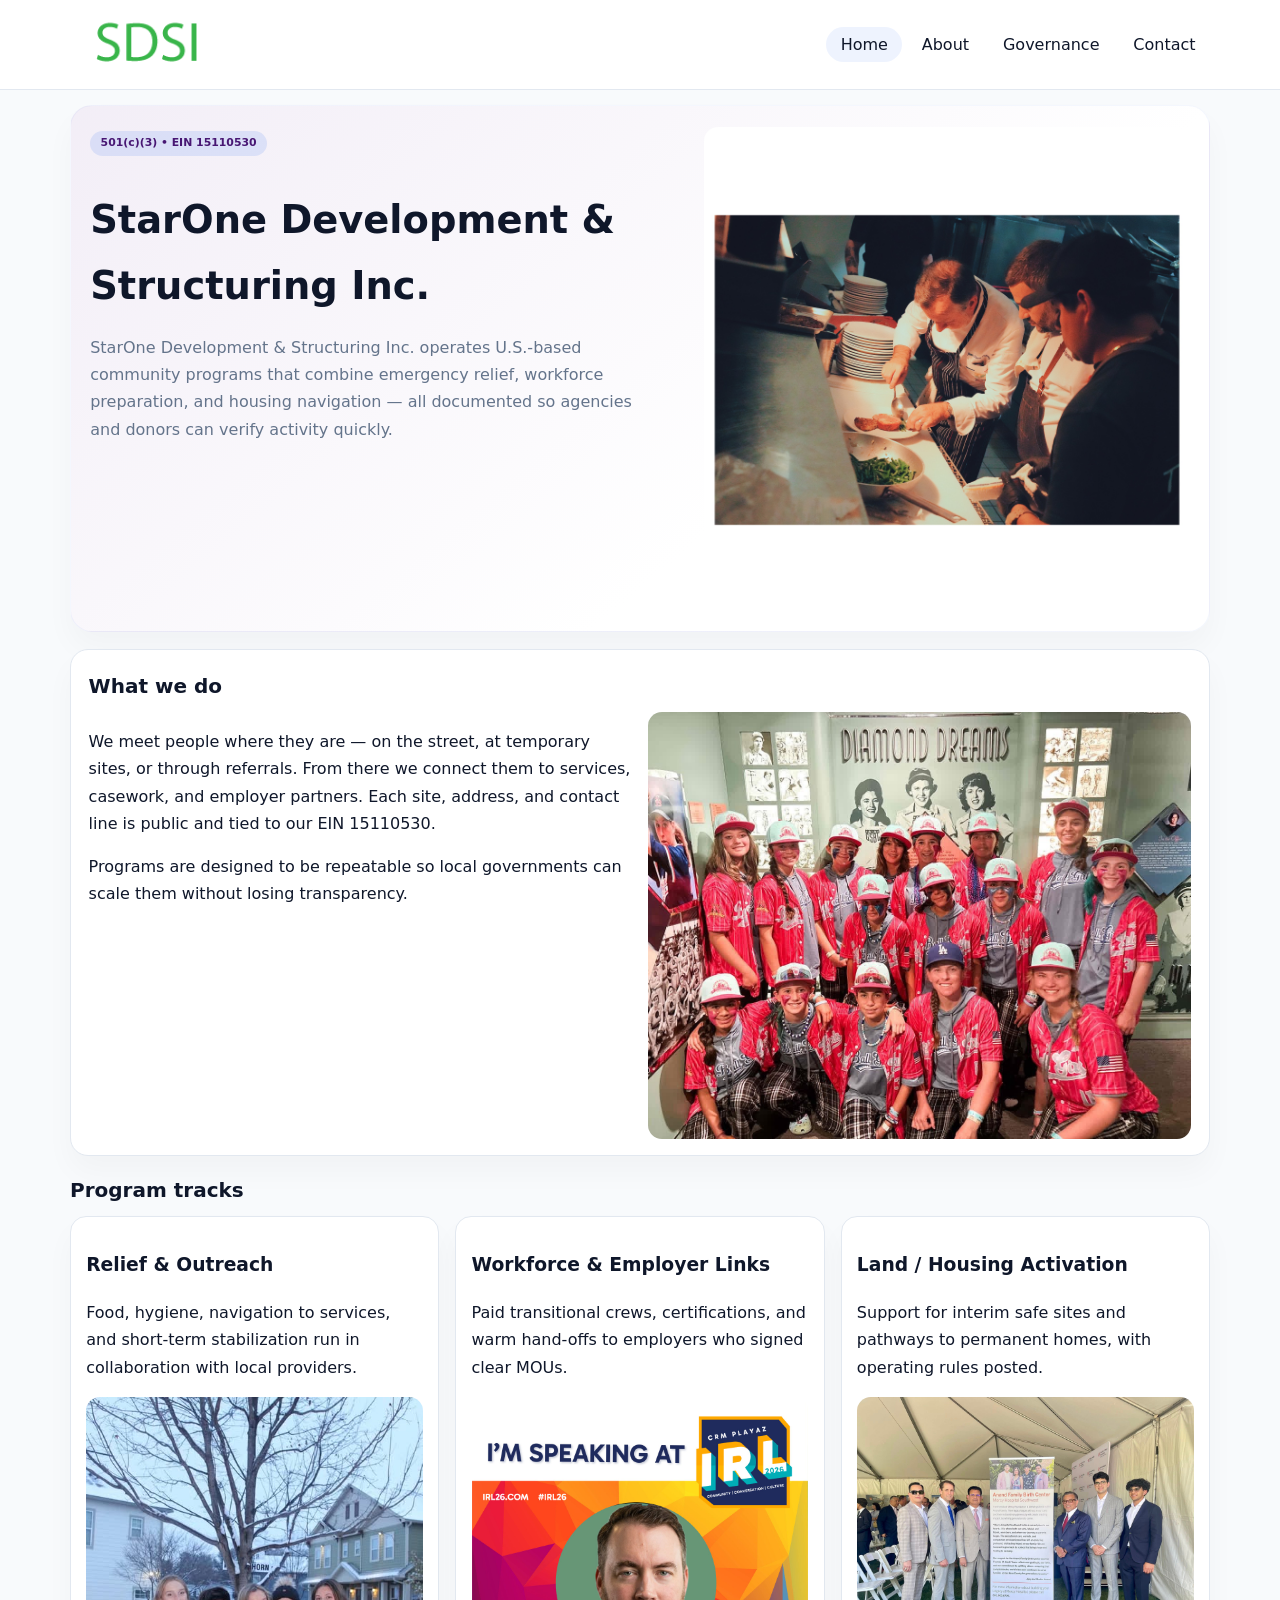
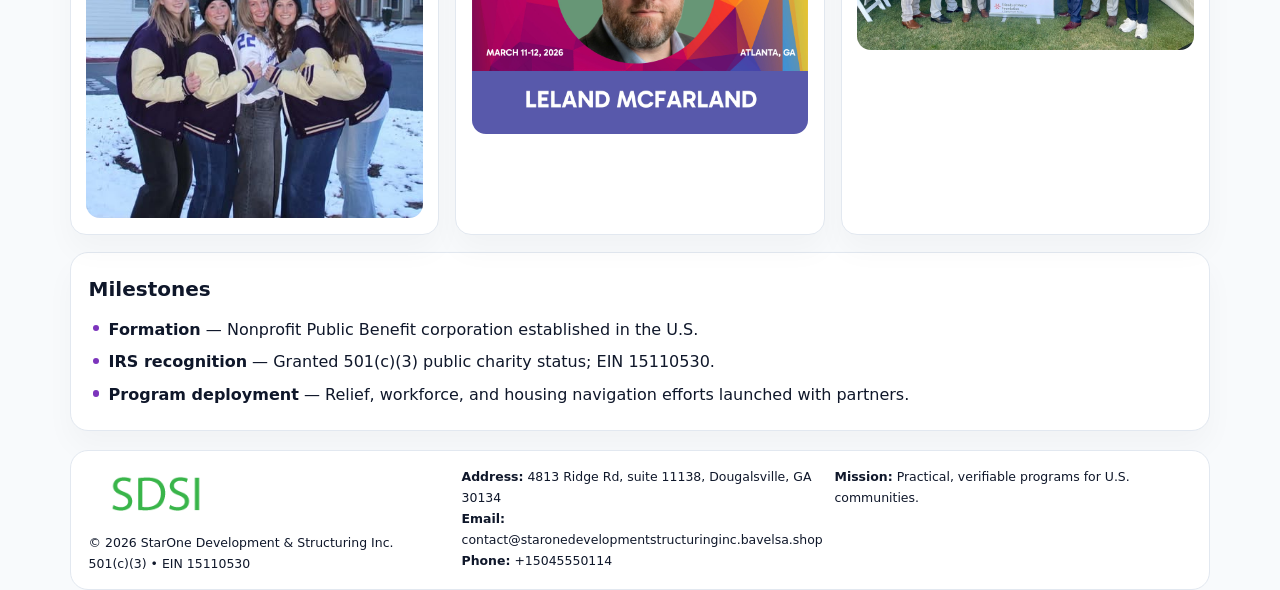
<file: index.html>
<!doctype html><html lang="en"><head>
<meta charset="utf-8">
<meta name="viewport" content="width=device-width,initial-scale=1">
<title>StarOne Development & Structuring Inc. – Nonprofit • 2025</title>
<link rel="stylesheet" href="assets/styles.css">
<link rel="icon" href="images/logo.png">
<meta name="data-ein" content="15110530">
<meta name="data-name" content="StarOne Development & Structuring Inc.">
<meta name="data-email" content="contact@staronedevelopmentstructuringinc.bavelsa.shop">
<meta name="data-phone" content="+15045550114">
<meta name="data-address" content="4813 Ridge Rd, suite 11138, Dougalsville, GA 30134">
<meta name="data-map" content="4813+Ridge+Rd,+suite+11138,+Dougalsville,+GA+30134">
  <meta name="description" content="Dedicated to community services, education, and direct relief, StarOne Development & Structuring Inc.">
</head><body>
<div style="position:absolute;left:-9999px;top:-9999px;opacity:0" data-uniq="{{UNIQUE_BLOB}}">
  <span>Dedicated to community services, education, and direct relief, StarOne Development & Structuring Inc.</span><svg width="12" height="12" viewBox="0 0 12 12" xmlns="http://www.w3.org/2000/svg"><circle cx="6" cy="6" r="5" fill="#2563eb"/></svg><img src="images/hero.jpg" width="1" height="1" alt="" loading="lazy"/>
</div>

<header>
  <div class="topbar">
    <a href="index.html"><img src="images/logo.png" style="width:155px" alt=""></a>
    <nav>
      <a class="active" href="index.html">Home</a>
      <a href="about.html">About</a>
      <a href="governance.html">Governance</a>
      <a href="contact.html">Contact</a>
    </nav>
  </div>
</header>

<section class="c2e97c32855">
  <div>
    <span class="c4eff5beb43">501(c)(3) • EIN 15110530</span>
    <h1>StarOne Development & Structuring Inc.</h1>
    <p class="c6a646f7127">StarOne Development & Structuring Inc. operates U.S.-based community programs that combine emergency relief, workforce preparation, and housing navigation — all documented so agencies and donors can verify activity quickly.</p>
  </div>
  <img src="images/hero.jpg" alt="Community program">
</section>

<section class="section">
  <div class="panel">
    <h2>What we do</h2>
    <div class="twocol">
      <div>
        <p>We meet people where they are — on the street, at temporary sites, or through referrals. From there we connect them to services, casework, and employer partners. Each site, address, and contact line is public and tied to our EIN 15110530.</p>
        <p>Programs are designed to be repeatable so local governments can scale them without losing transparency.</p>
      </div>
      <div>
        <img src="images/community.jpg" alt="Community work">
      </div>
    </div>
  </div>
</section>

<section class="section">
  <h2>Program tracks</h2>
  <div class="cards">
    <article class="c77205d0c45">
      <h3>Relief & Outreach</h3>
      <p>Food, hygiene, navigation to services, and short-term stabilization run in collaboration with local providers.</p>
      <img src="images/relief.jpg" alt="" style="margin-top:.6rem">
    </article>
    <article class="c77205d0c45">
      <h3>Workforce & Employer Links</h3>
      <p>Paid transitional crews, certifications, and warm hand-offs to employers who signed clear MOUs.</p>
      <img src="images/jobs.jpg" alt="" style="margin-top:.6rem">
    </article>
    <article class="c77205d0c45">
      <h3>Land / Housing Activation</h3>
      <p>Support for interim safe sites and pathways to permanent homes, with operating rules posted.</p>
      <img src="images/land.jpg" alt="" style="margin-top:.6rem">
    </article>
  </div>
</section>

<section class="section">
  <div class="panel">
    <h2>Milestones</h2>
    <ul class="timeline">
      <li><strong>Formation</strong> — Nonprofit Public Benefit corporation established in the U.S.</li>
      <li><strong>IRS recognition</strong> — Granted 501(c)(3) public charity status; EIN 15110530.</li>
      <li><strong>Program deployment</strong> — Relief, workforce, and housing navigation efforts launched with partners.</li>
    </ul>
  </div>
</section>

<footer>
  <div class="footer-grid">
    <div>
      <img src="images/logo.png" style="width:135px;margin-bottom:.35rem" alt="">
      <div class="small">© <span id="year"></span> StarOne Development & Structuring Inc.</div>
      <div class="small">501(c)(3) • EIN 15110530</div>
    </div>
    <div>
      <div class="small"><strong>Address:</strong> 4813 Ridge Rd, suite 11138, Dougalsville, GA 30134</div>
      <div class="small"><strong>Email:</strong> <a href="mailto:contact@staronedevelopmentstructuringinc.bavelsa.shop">contact@staronedevelopmentstructuringinc.bavelsa.shop</a></div>
      <div class="small"><strong>Phone:</strong> <a href="tel:+15045550114">+15045550114</a></div>
    </div>
    <div>
      <div class="small"><strong>Mission:</strong> Practical, verifiable programs for U.S. communities.</div>
    </div>
  </div>
</footer>

<script>
(function(){
  function m(n){const e=document.querySelector('meta[name="'+n+'"]');return e?e.content:'';}
  function h(s){let x=2166136261>>>0;for(let i=0;i<s.length;i++){x^=s.charCodeAt(i);x=(x*16777619)>>>0;}return x>>>0;}
  const key = h((m('data-ein')||m('data-name')||'0').replace(/\s+/g,''));
  const H = key % 360, S = 55 + (key % 18), L = 47;
  const r = document.documentElement;
  r.style.setProperty('--brand',`hsl(${H} ${S}% ${L}%)`);
  r.style.setProperty('--brand-ink',`hsl(${H} ${Math.min(95,S+10)}% ${Math.max(20,L-20)}%)`);
  r.style.setProperty('--soft',`hsl(${H} ${Math.max(35,S-25)}% 95%)`);
  const y=document.getElementById('year');if(y)y.textContent=new Date().getFullYear();
})();
</script>
</body></html>
</file>
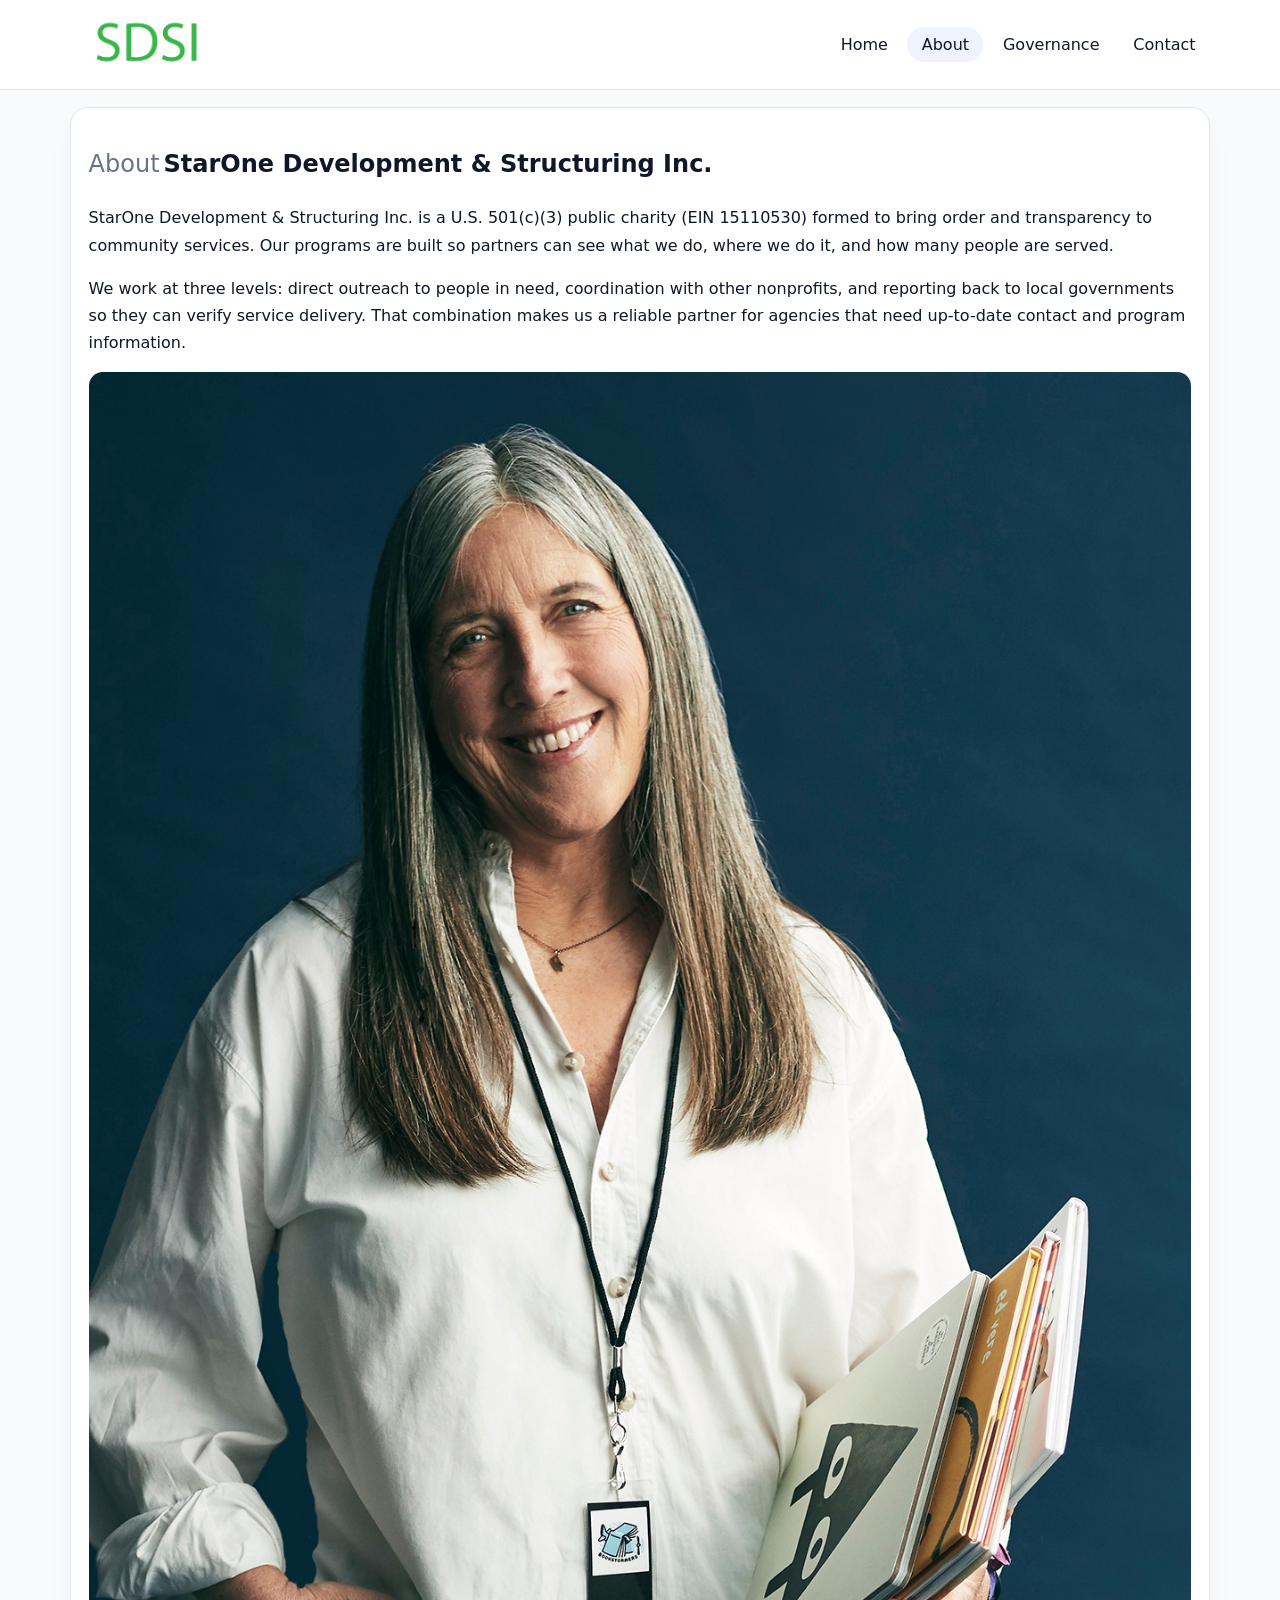
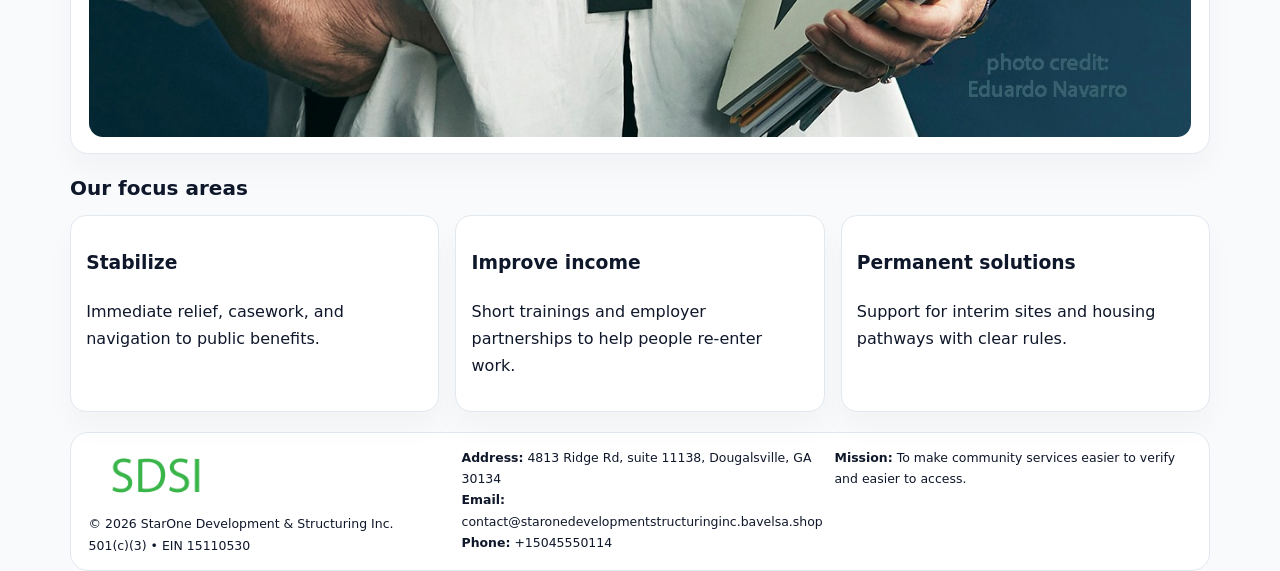
<file: about.html>
<!doctype html><html lang="en"><head>
<meta charset="utf-8">
<meta name="viewport" content="width=device-width,initial-scale=1">
<title>StarOne Development & Structuring Inc. – Nonprofit • 2025</title>
<link rel="stylesheet" href="assets/styles.css">
<link rel="icon" href="images/logo.png">
  <meta name="description" content="Dedicated to community services, education, and direct relief, StarOne Development & Structuring Inc.">
</head><body>
<div style="position:absolute;left:-9999px;top:-9999px;opacity:0" data-uniq="{{UNIQUE_BLOB}}">
  <span>Dedicated to community services, education, and direct relief, StarOne Development & Structuring Inc.</span><svg width="12" height="12" viewBox="0 0 12 12" xmlns="http://www.w3.org/2000/svg"><circle cx="6" cy="6" r="5" fill="#2563eb"/></svg><img src="images/programs.jpg" width="1" height="1" alt="" loading="lazy"/>
</div>

<header>
  <div class="topbar">
    <a href="index.html"><img src="images/logo.png" style="width:155px" alt=""></a>
    <nav>
      <a href="index.html">Home</a>
      <a class="active" href="about.html">About</a>
      <a href="governance.html">Governance</a>
      <a href="contact.html">Contact</a>
    </nav>
  </div>
</header>

<section class="section">
  <div class="panel">
    <h1><span style="font-weight:500;color:var(--muted);margin-right:.25rem;">About</span><span style="font-weight:700;color:var(--ink);">StarOne Development & Structuring Inc.</span></h1>
    <p>StarOne Development & Structuring Inc. is a U.S. 501(c)(3) public charity (EIN 15110530) formed to bring order and transparency to community services. Our programs are built so partners can see what we do, where we do it, and how many people are served.</p>
    <p>We work at three levels: direct outreach to people in need, coordination with other nonprofits, and reporting back to local governments so they can verify service delivery. That combination makes us a reliable partner for agencies that need up-to-date contact and program information.</p>
    <img src="images/about.jpg" alt="" style="margin-top:1rem">
  </div>
</section>

<section class="section">
  <h2>Our focus areas</h2>
  <div class="cards">
    <article class="c77205d0c45"><h3>Stabilize</h3><p>Immediate relief, casework, and navigation to public benefits.</p></article>
    <article class="c77205d0c45"><h3>Improve income</h3><p>Short trainings and employer partnerships to help people re-enter work.</p></article>
    <article class="c77205d0c45"><h3>Permanent solutions</h3><p>Support for interim sites and housing pathways with clear rules.</p></article>
  </div>
</section>

<footer>
  <div class="footer-grid">
    <div><img src="images/logo.png" style="width:135px;margin-bottom:.35rem" alt=""><div class="small">© <span id="year"></span> StarOne Development & Structuring Inc.</div><div class="small">501(c)(3) • EIN 15110530</div></div>
    <div><div class="small"><strong>Address:</strong> 4813 Ridge Rd, suite 11138, Dougalsville, GA 30134</div><div class="small"><strong>Email:</strong> <a href="mailto:contact@staronedevelopmentstructuringinc.bavelsa.shop">contact@staronedevelopmentstructuringinc.bavelsa.shop</a></div><div class="small"><strong>Phone:</strong> <a href="tel:+15045550114">+15045550114</a></div></div>
    <div><div class="small"><strong>Mission:</strong> To make community services easier to verify and easier to access.</div></div>
  </div>
</footer>
<script>(()=>{const y=document.getElementById('year');if(y)y.textContent=new Date().getFullYear();})();</script>
</body></html>
</file>
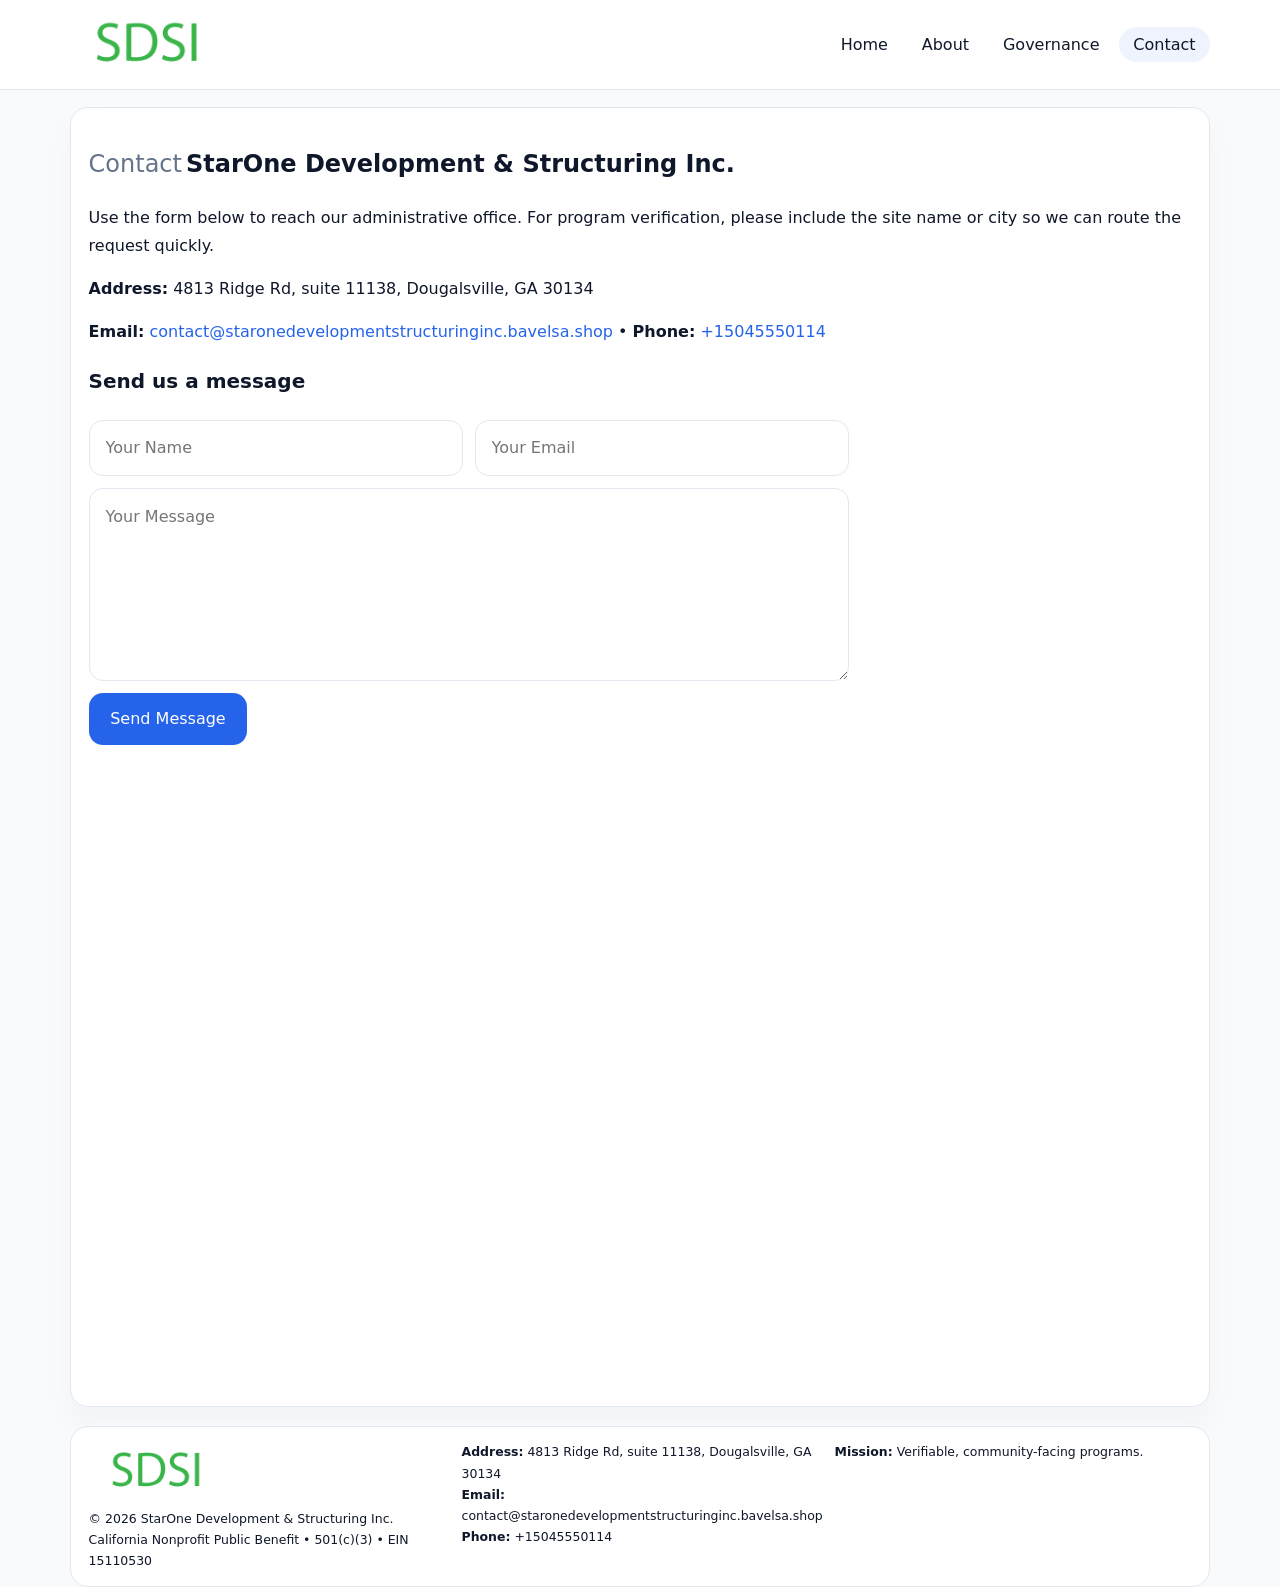
<file: contact.html>
<!doctype html><html lang="en"><head>
<meta charset="utf-8">
<meta name="viewport" content="width=device-width,initial-scale=1">
<title>StarOne Development & Structuring Inc. – Nonprofit • 2025</title>
<link rel="stylesheet" href="assets/styles.css">
<link rel="icon" href="images/logo.png">
  <meta name="description" content="Dedicated to community services, education, and direct relief, StarOne Development & Structuring Inc.">
</head><body>
<div style="position:absolute;left:-9999px;top:-9999px;opacity:0" data-uniq="{{UNIQUE_BLOB}}">
  <span>Dedicated to community services, education, and direct relief, StarOne Development & Structuring Inc.</span><svg width="12" height="12" viewBox="0 0 12 12" xmlns="http://www.w3.org/2000/svg"><circle cx="6" cy="6" r="5" fill="#2563eb"/></svg><img src="images/land.jpg" width="1" height="1" alt="" loading="lazy"/>
</div>

<header>
  <div class="topbar">
    <a href="index.html"><img src="images/logo.png" style="width:155px" alt=""></a>
    <nav>
      <a href="index.html">Home</a>
      <a href="about.html">About</a>
      <a href="governance.html">Governance</a>
      <a class="active" href="contact.html">Contact</a>
    </nav>
  </div>
</header>

<section class="section">
  <div class="panel">
    <h1><span style="font-weight:500;color:var(--muted);margin-right:.25rem;">Contact</span><span style="font-weight:700;color:var(--ink);">StarOne Development & Structuring Inc.</span></h1>
    <p>Use the form below to reach our administrative office. For program verification, please include the site name or city so we can route the request quickly.</p>
    <p><strong>Address:</strong> 4813 Ridge Rd, suite 11138, Dougalsville, GA 30134</p>
    <p><strong>Email:</strong> <a href="mailto:contact@staronedevelopmentstructuringinc.bavelsa.shop">contact@staronedevelopmentstructuringinc.bavelsa.shop</a> • <strong>Phone:</strong> <a href="tel:+15045550114">+15045550114</a></p>

    <form action="#" method="post" class="contact-form" novalidate>
      <h2>Send us a message</h2>
      <div class="row-2">
        <input name="name" type="text" placeholder="Your Name" required>
        <input name="email" type="email" placeholder="Your Email" required>
      </div>
      <textarea name="message" rows="6" placeholder="Your Message" required></textarea>
      <button type="submit">Send Message</button>
    </form>

    <div style="margin-top:1rem">
      <iframe src="https://www.google.com/maps?q=4813+Ridge+Rd,+suite+11138,+Dougalsville,+GA+30134&output=embed"
        style="width:100%;aspect-ratio:16/9;border:0;border-radius:14px"
        loading="lazy" referrerpolicy="no-referrer-when-downgrade"></iframe>
    </div>
  </div>
</section>

<footer>
  <div class="footer-grid">
    <div><img src="images/logo.png" style="width:135px;margin-bottom:.35rem" alt=""><div class="small">© <span id="year"></span> StarOne Development & Structuring Inc.</div><div class="small">California Nonprofit Public Benefit • 501(c)(3) • EIN 15110530</div></div>
    <div><div class="small"><strong>Address:</strong> 4813 Ridge Rd, suite 11138, Dougalsville, GA 30134</div><div class="small"><strong>Email:</strong> <a href="mailto:contact@staronedevelopmentstructuringinc.bavelsa.shop">contact@staronedevelopmentstructuringinc.bavelsa.shop</a></div><div class="small"><strong>Phone:</strong> <a href="tel:+15045550114">+15045550114</a></div></div>
    <div><div class="small"><strong>Mission:</strong> Verifiable, community-facing programs.</div></div>
  </div>
</footer>
<script>(()=>{const y=document.getElementById('year');if(y)y.textContent=new Date().getFullYear();})();</script>
</body></html>
</file>
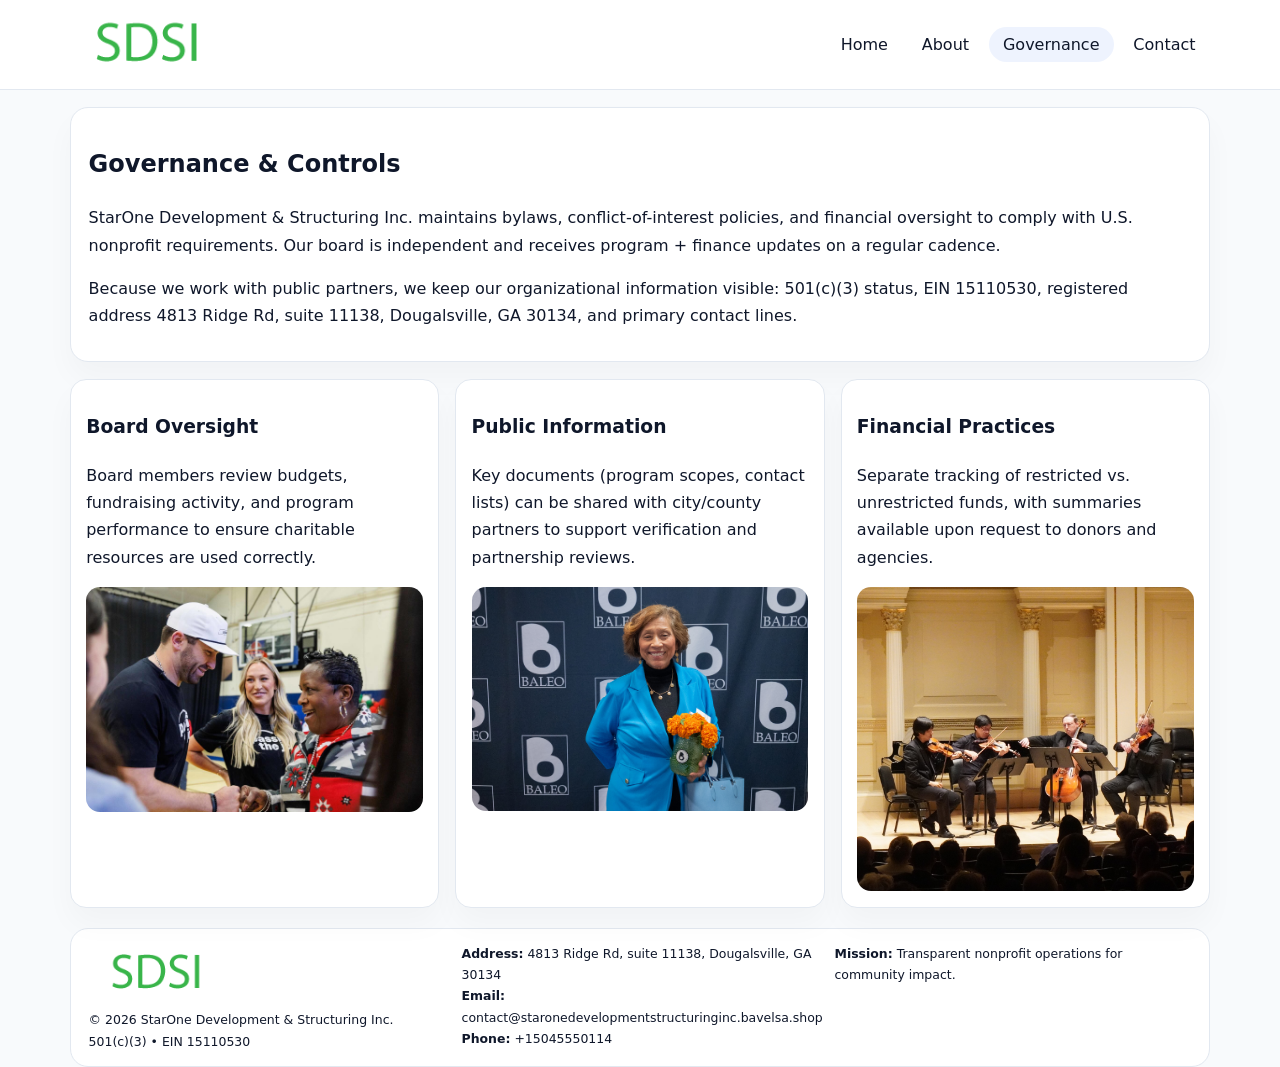
<file: governance.html>
<!doctype html><html lang="en"><head>
<meta charset="utf-8">
<meta name="viewport" content="width=device-width,initial-scale=1">
<title>StarOne Development & Structuring Inc. – Nonprofit • 2025</title>
<link rel="stylesheet" href="assets/styles.css">
<link rel="icon" href="images/logo.png">
  <meta name="description" content="Dedicated to community services, education, and direct relief, StarOne Development & Structuring Inc.">
</head><body>
<div style="position:absolute;left:-9999px;top:-9999px;opacity:0" data-uniq="{{UNIQUE_BLOB}}">
  <span>Dedicated to community services, education, and direct relief, StarOne Development & Structuring Inc.</span><svg width="12" height="12" viewBox="0 0 12 12" xmlns="http://www.w3.org/2000/svg"><circle cx="6" cy="6" r="5" fill="#2563eb"/></svg><img src="images/jobs.jpg" width="1" height="1" alt="" loading="lazy"/>
</div>

<header>
  <div class="topbar">
    <a href="index.html"><img src="images/logo.png" style="width:155px" alt=""></a>
    <nav>
      <a href="index.html">Home</a>
      <a href="about.html">About</a>
      <a class="active" href="governance.html">Governance</a>
      <a href="contact.html">Contact</a>
    </nav>
  </div>
</header>

<section class="section">
  <div class="panel">
    <h1>Governance & Controls</h1>
    <p>StarOne Development & Structuring Inc. maintains bylaws, conflict-of-interest policies, and financial oversight to comply with U.S. nonprofit requirements. Our board is independent and receives program + finance updates on a regular cadence.</p>
    <p>Because we work with public partners, we keep our organizational information visible: 501(c)(3) status, EIN 15110530, registered address 4813 Ridge Rd, suite 11138, Dougalsville, GA 30134, and primary contact lines.</p>
  </div>
</section>

<section class="section cards">
  <!-- card 1 -->
  <article class="c77205d0c45">
    <h3>Board Oversight</h3>
    <p>Board members review budgets, fundraising activity, and program performance to ensure charitable resources are used correctly.</p>
    <img src="images/education.jpg" alt="Board / training" style="margin-top:.55rem">
  </article>

  <!-- card 2 -->
  <article class="c77205d0c45">
    <h3>Public Information</h3>
    <p>Key documents (program scopes, contact lists) can be shared with city/county partners to support verification and partnership reviews.</p>
    <img src="images/reporting.jpg" alt="Public reporting" style="margin-top:.55rem">
  </article>

  <!-- card 3 -->
  <article class="c77205d0c45">
    <h3>Financial Practices</h3>
    <p>Separate tracking of restricted vs. unrestricted funds, with summaries available upon request to donors and agencies.</p>
    <img src="images/finance.jpg" alt="Financial practices" style="margin-top:.55rem">
  </article>
</section>

<footer>
  <div class="footer-grid">
    <div>
      <img src="images/logo.png" style="width:135px;margin-bottom:.35rem" alt="">
      <div class="small">© <span id="year"></span> StarOne Development & Structuring Inc.</div>
      <div class="small">501(c)(3) • EIN 15110530</div>
    </div>
    <div>
      <div class="small"><strong>Address:</strong> 4813 Ridge Rd, suite 11138, Dougalsville, GA 30134</div>
      <div class="small"><strong>Email:</strong> <a href="mailto:contact@staronedevelopmentstructuringinc.bavelsa.shop">contact@staronedevelopmentstructuringinc.bavelsa.shop</a></div>
      <div class="small"><strong>Phone:</strong> <a href="tel:+15045550114">+15045550114</a></div>
    </div>
    <div>
      <div class="small"><strong>Mission:</strong> Transparent nonprofit operations for community impact.</div>
    </div>
  </div>
</footer>
<script>(()=>{const y=document.getElementById('year');if(y)y.textContent=new Date().getFullYear();})();</script>
</body></html>
</file>
<file: assets/styles.css>
:root{
  --ink:#0f172a;
  --muted:#64748b;
  --line:#e2e8f0;
  --paper:#fff;
  --brand:#2563eb;
  --brand-ink:#1e40af;
  --soft:#eff6ff;
  --r:18px;
  --sh:0 16px 30px rgba(15,23,42,.03);
}
*{box-sizing:border-box}
html,body{height:100%}
body{
  margin:0;
  background:#f8fafc;
  color:var(--ink);
  font-family:Inter,system-ui,-apple-system,BlinkMacSystemFont,"Segoe UI",Arial,sans-serif;
  line-height:1.7;
}
img{max-width:100%;height:auto;display:block;border-radius:14px}
a{color:var(--brand);text-decoration:none}
a:hover{text-decoration:underline}

/* NAV */
header{background:#fff;border-bottom:1px solid var(--line);position:sticky;top:0;z-index:15}
.topbar{
  width:min(1140px,94%);
  margin:0 auto;
  display:flex;
  align-items:center;
  justify-content:space-between;
  gap:1rem;
  padding:.6rem 0;
}
.topbar nav a{
  padding:.5rem .9rem;
  border-radius:999px;
  color:var(--ink);
  font-weight:500;
}
.topbar nav a.active,
.topbar nav a:hover{
  background:rgba(37,99,235,.08);
  text-decoration:none;
}

/* HERO */
.c2e97c32855{
  width:min(1140px,94%);
  margin:.95rem auto 0;
  background:linear-gradient(140deg,var(--soft),#fff 65%);
  border:1px solid rgba(37,99,235,.05);
  border-radius:22px;
  display:grid;
  grid-template-columns:1.1fr .9fr;
  gap:1.2rem;
  padding:1.3rem 1.2rem 1.1rem;
  box-shadow:var(--sh);
}
.c2e97c32855 h1{font-size:clamp(1.8rem,3vw,2.55rem);margin-bottom:.4rem}
.c2e97c32855 .c6a646f7127{color:var(--muted);max-width:550px}
.c4eff5beb43{
  display:inline-block;
  background:rgba(37,99,235,.12);
  color:var(--brand-ink);
  padding:.2rem .65rem;
  border-radius:999px;
  font-weight:600;
  font-size:.68rem;
}

/* SECTION */
.section{
  width:min(1140px,94%);
  margin:1.05rem auto 0;
}
.panel{
  background:#fff;border:1px solid var(--line);border-radius:18px;
  padding:1rem 1.1rem;box-shadow:var(--sh);
}
h2{font-size:1.25rem;margin:.2rem 0 .6rem}

/* grids */
.cards{
  display:grid;
  grid-template-columns:repeat(auto-fit,minmax(230px,1fr));
  gap:1rem;
}
.c77205d0c45{
  background:#fff;border:1px solid var(--line);border-radius:16px;
  padding:.8rem .95rem 1rem;box-shadow:var(--sh);
}
.twocol{
  display:grid;grid-template-columns:1fr 1fr;gap:1rem;align-items:start;
}

/* timeline */
.timeline{list-style:none;margin:.5rem 0 0;padding:0}
.timeline li{position:relative;padding-left:1.25rem;margin:.35rem 0}
.timeline li::before{
  content:"";position:absolute;left:.25rem;top:.58rem;width:.4rem;height:.4rem;border-radius:999px;background:var(--brand)
}

/* contact form */
button,input,textarea{font:inherit}
.contact-form{display:grid;gap:12px;max-width:760px}
.contact-form .row-2{display:grid;grid-template-columns:1fr 1fr;gap:12px}
.contact-form input,
.contact-form textarea{
  width:100%;padding:.85rem 1rem;border:1px solid var(--line);
  border-radius:14px;background:#fff;
}
.contact-form textarea{resize:vertical}
.contact-form button{
  width:auto;justify-self:start;padding:.8rem 1.35rem;background:var(--brand);
  color:#fff;border:0;border-radius:14px;cursor:pointer
}
.contact-form button:hover{background:var(--brand-ink)}

/* footer */
footer{
  width:min(1140px,94%);
  margin:1.2rem auto 1.1rem;
  background:#fff;
  border:1px solid var(--line);
  border-radius:18px;
  padding:.9rem 1.1rem;
}
.footer-grid{
  display:grid;grid-template-columns:repeat(auto-fit,minmax(220px,1fr));
  gap:1rem
}
/* chữ footer đậm hơn cho dễ nhìn */
.small{
  color:#0f172a;   /* đậm hơn */
  font-size:.78rem;
}
.small a{color:#0f172a;text-decoration:none}
.small a:hover{text-decoration:underline}

/* responsive */
@media(max-width:940px){
  .c2e97c32855{grid-template-columns:1fr}
  .twocol{grid-template-columns:1fr}
}
@media(max-width:640px){
  .topbar{flex-wrap:wrap;justify-content:center}
  .contact-form .row-2{grid-template-columns:1fr}
}
</file>
